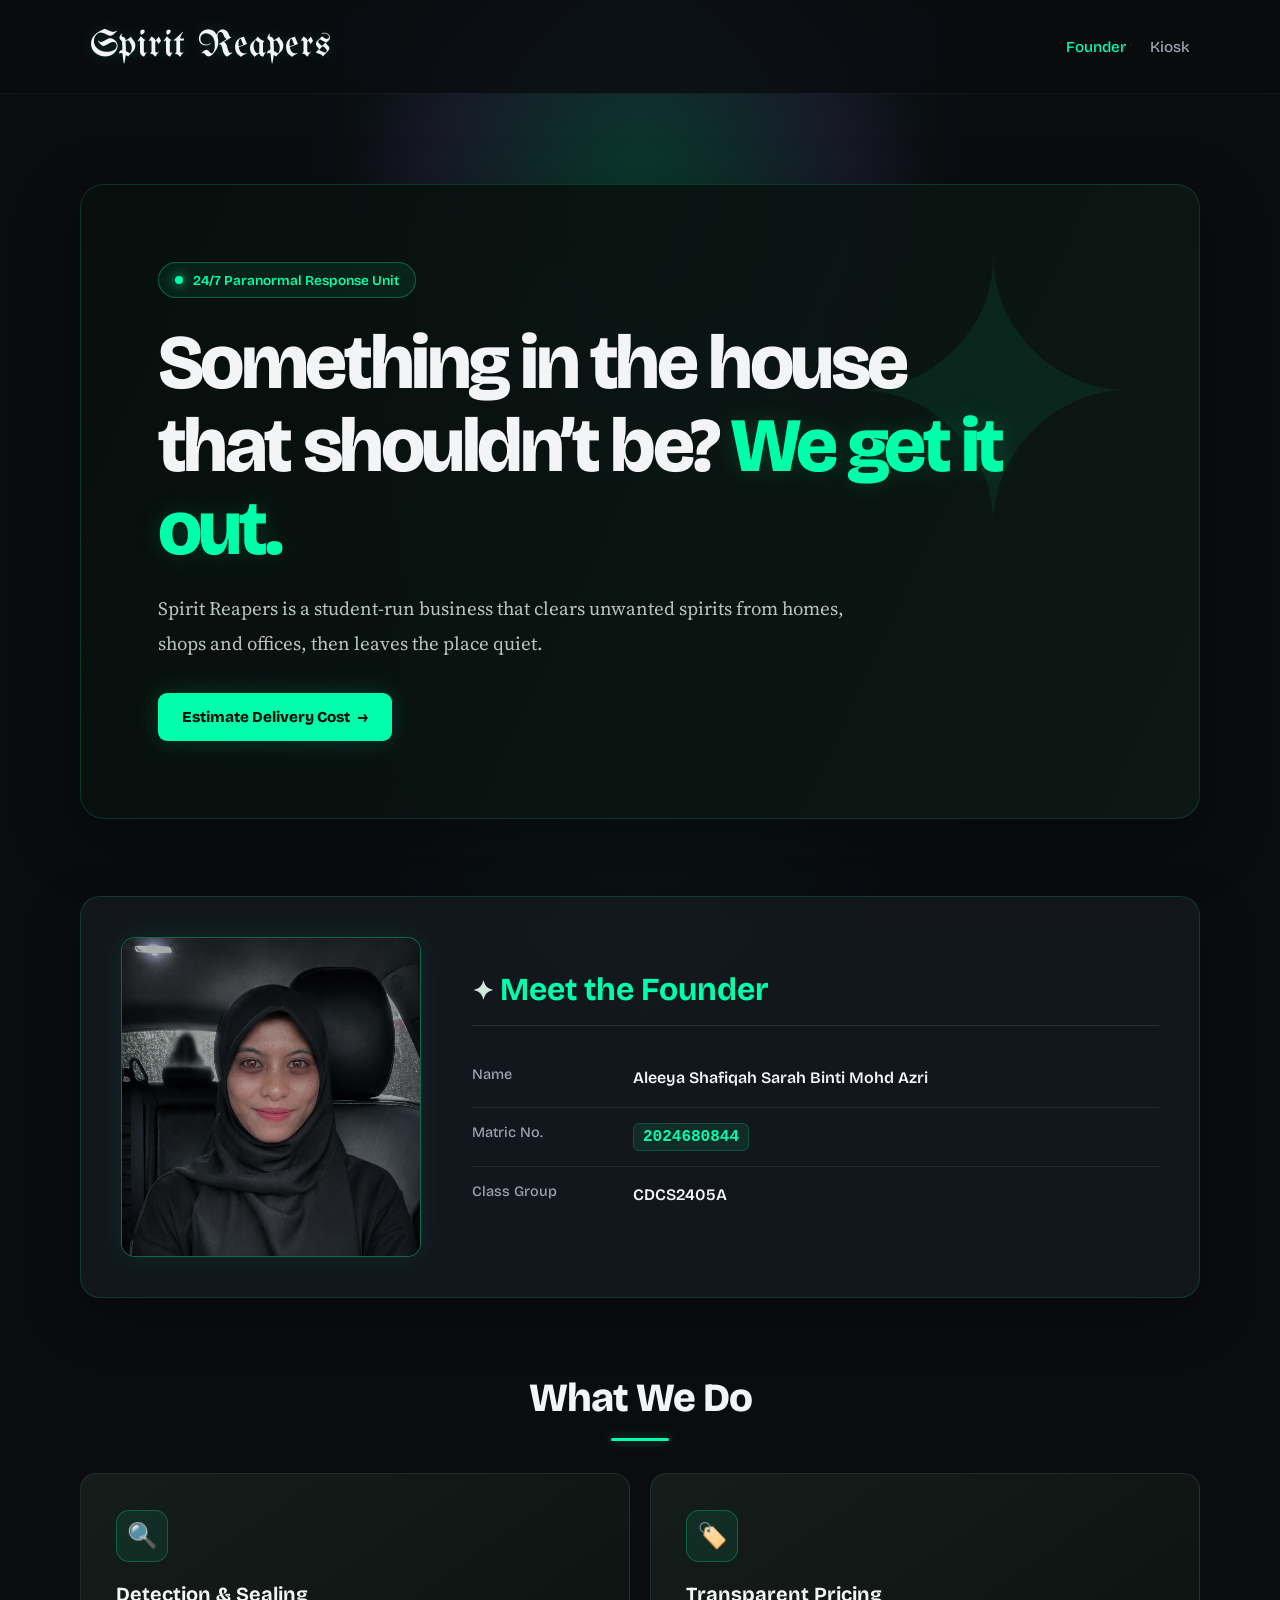
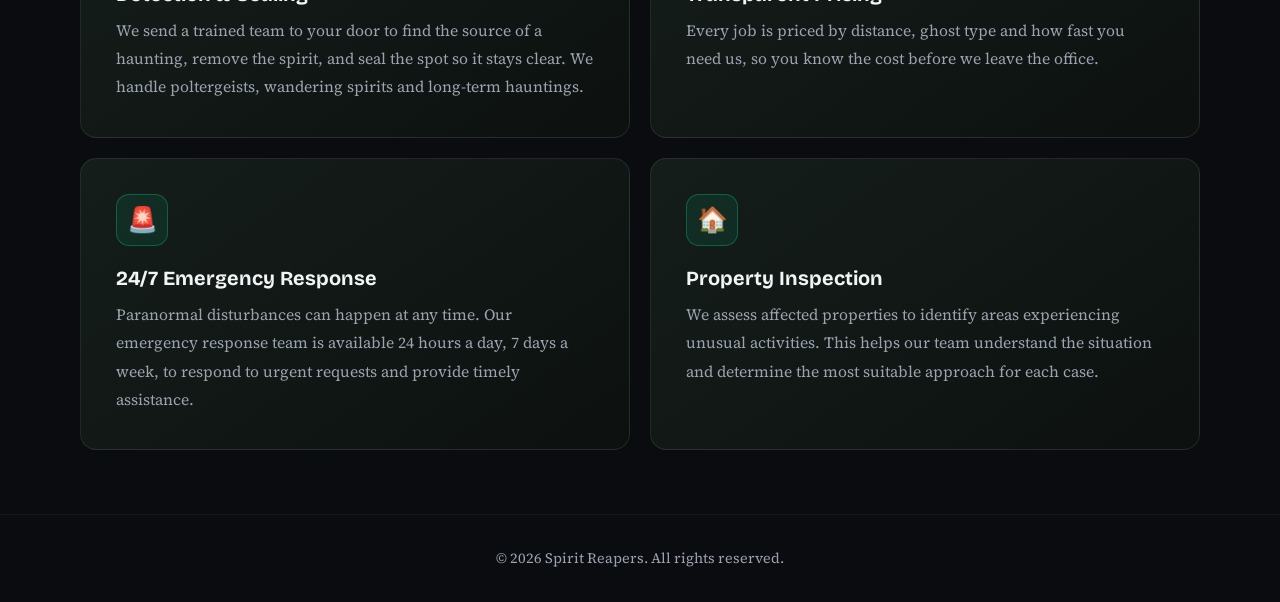
<file: index.html>
<!DOCTYPE html>
<html lang="en">
<head>
  <meta charset="UTF-8">
  <meta name="viewport" content="width=device-width, initial-scale=1">
  <meta name="theme-color" content="#090d0c">
  <title>About Us | Spirit Reapers</title>

  <link rel="preconnect" href="https://fonts.googleapis.com">
  <link rel="preconnect" href="https://fonts.gstatic.com" crossorigin>
  <link href="https://fonts.googleapis.com/css2?family=UnifrakturMaguntia&family=Bricolage+Grotesque:wght@400;500;600;700;800&family=Source+Serif+4:wght@400;600&display=swap" rel="stylesheet">
  <link rel="stylesheet" href="style.css">
</head>

<body>
  <div class="ambient-glow"></div>

  <header class="site-header">
    <a class="brand" href="index.html" aria-label="Spirit Reapers home">
      <span class="brand-name">Spirit Reapers</span>
    </a>

    <nav aria-label="Main">
      <a href="index.html" aria-current="page">Founder</a>
      <a href="form.html">Kiosk</a>
    </nav>
  </header>

  <main class="about">
    
    <section class="intro">
      <div class="badge">
        <span class="badge-dot"></span>
        24/7 Paranormal Response Unit
      </div>

      <h1>
        Something in the house that shouldn’t be?
        <span class="highlight">We get it out.</span>
      </h1>

      <p class="lead">
        Spirit Reapers is a student-run business that clears unwanted spirits
        from homes, shops and offices, then leaves the place quiet.
      </p>

      <a class="btn btn-primary" href="form.html">Estimate Delivery Cost <span aria-hidden="true">→</span></a>
    </section>

    <section class="profile" aria-labelledby="profile-title">
      <div class="profile-img-container">
        <img src="images/founder.png" alt="Profile photo of the business owner" width="200" height="240">
      </div>

      <div class="profile-details">
        <h2 id="profile-title">Meet the Founder</h2>

        <dl class="details-list">
          <div class="detail-item">
            <dt>Name</dt>
            <dd>Aleeya Shafiqah Sarah Binti Mohd Azri</dd>
          </div>

          <div class="detail-item">
            <dt>Matric No.</dt>
            <dd><code>2024680844</code></dd>
          </div>

          <div class="detail-item">
            <dt>Class Group</dt>
            <dd>CDCS2405A</dd>
          </div>
        </dl>
      </div>
    </section>

    <section class="about-biz" aria-labelledby="biz-title">
      <h2 id="biz-title">What We Do</h2>

      <div class="features-grid">
        <article class="feature-card">
          <div class="card-icon" aria-hidden="true">🔍</div>
          <h3>Detection &amp; Sealing</h3>
          <p>
            We send a trained team to your door to find the source of a haunting,
            remove the spirit, and seal the spot so it stays clear. We handle
            poltergeists, wandering spirits and long-term hauntings.
          </p>
        </article>

        <article class="feature-card">
          <div class="card-icon" aria-hidden="true">🏷️</div>
          <h3>Transparent Pricing</h3>
          <p>
            Every job is priced by distance, ghost type and how fast you need us,
            so you know the cost before we leave the office.
          </p>
        </article>

    <article class="feature-card">
      <div class="card-icon">🚨</div>
      <h3>24/7 Emergency Response</h3>
      <p>
        Paranormal disturbances can happen at any time. Our emergency response
        team is available 24 hours a day, 7 days a week, to respond to urgent
        requests and provide timely assistance.
      </p>
    </article>

    <article class="feature-card">
      <div class="card-icon">🏠</div>
      <h3>Property Inspection</h3>
      <p>
        We assess affected properties to identify areas experiencing unusual
        activities. This helps our team understand the situation and determine
        the most suitable approach for each case.
      </p>
    </article>

      </div>
    </section>
  </main>

  <footer class="site-footer">
    <p>© 2026 Spirit Reapers. All rights reserved.</p>
  </footer>
</body>
</html>
</file>
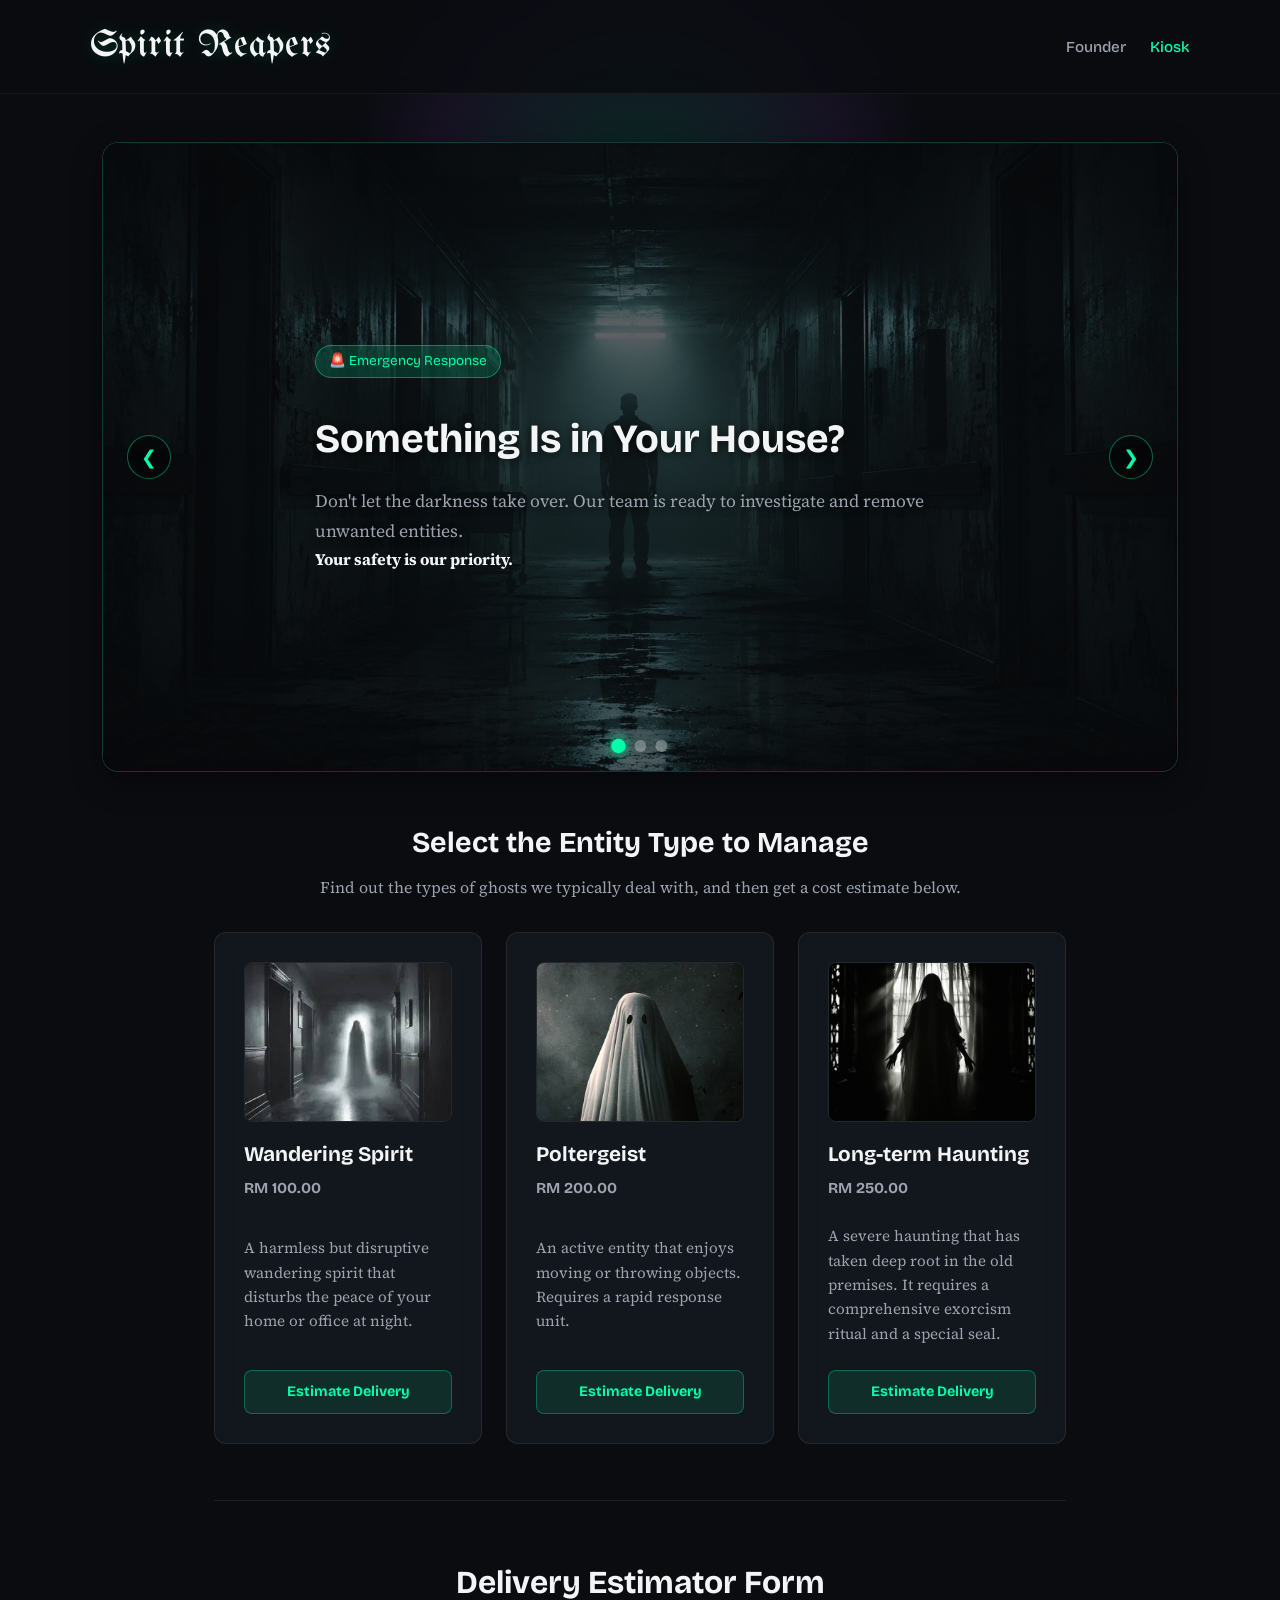
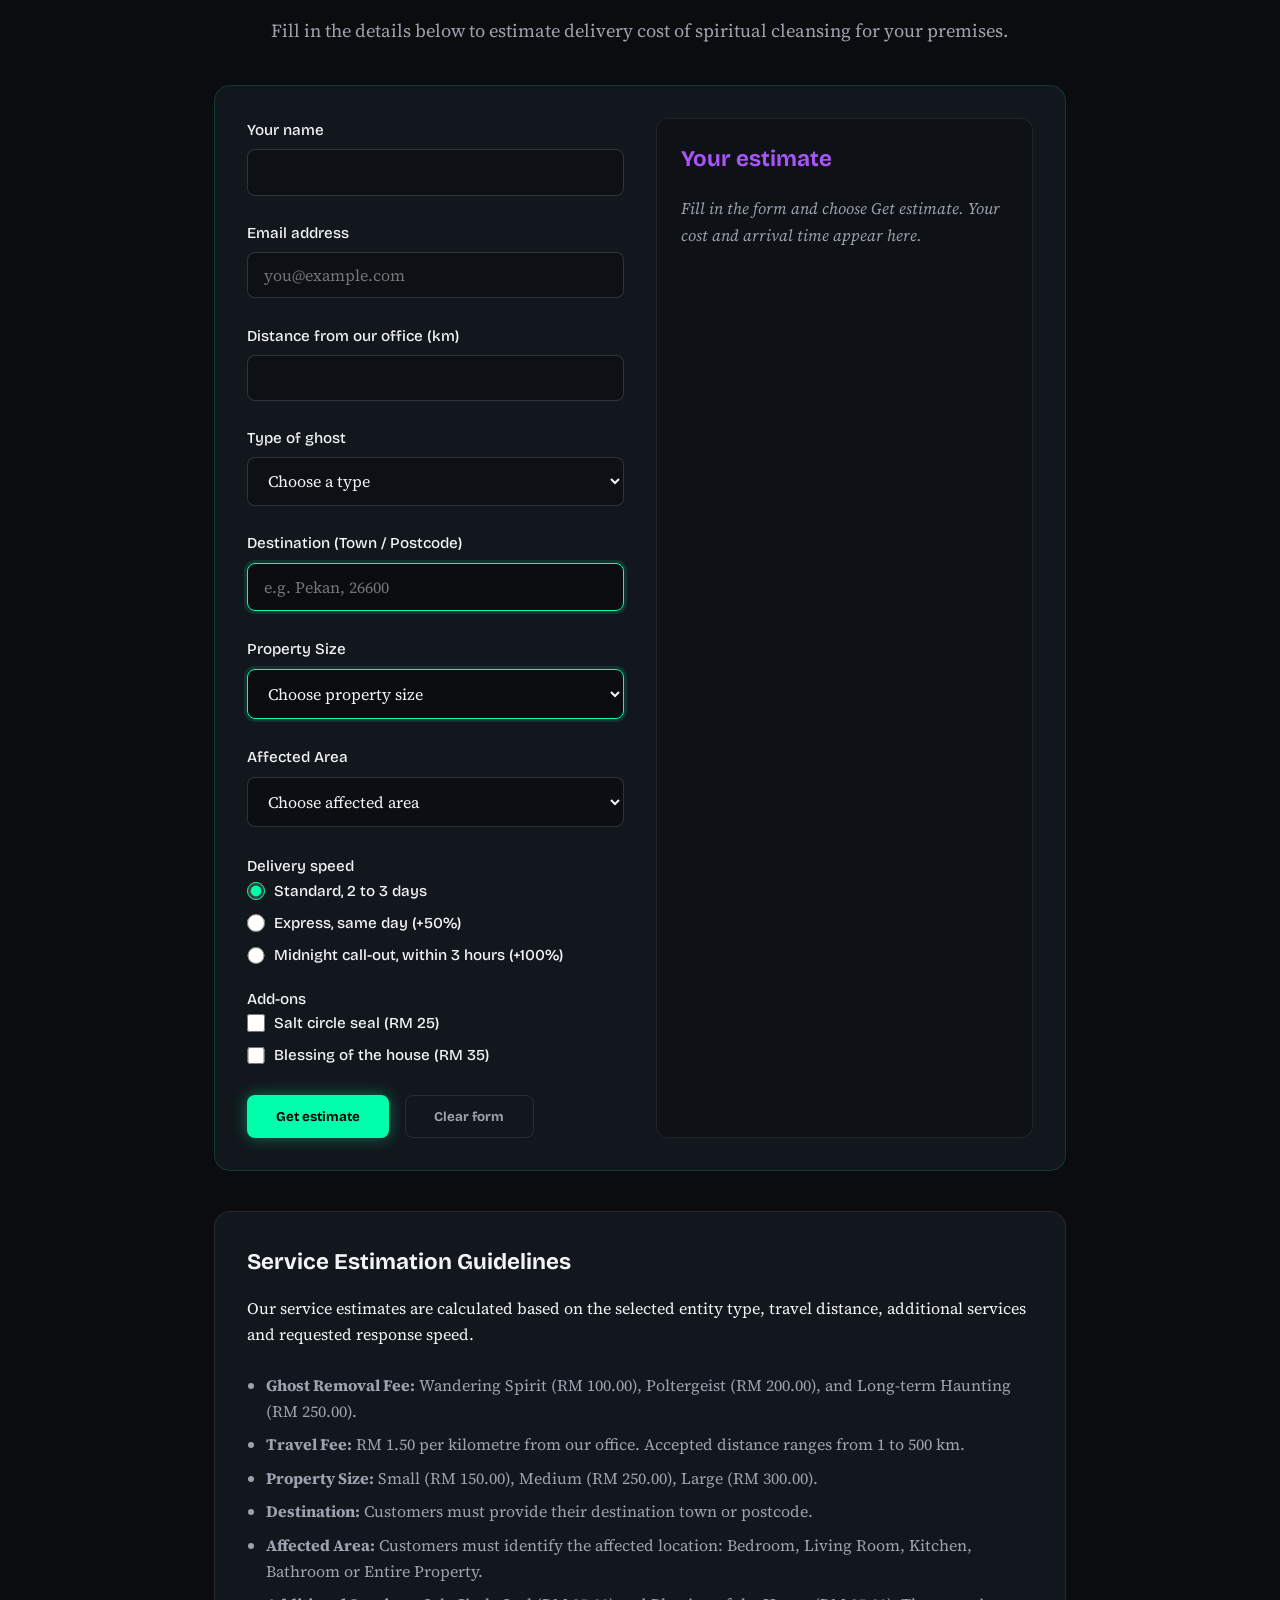
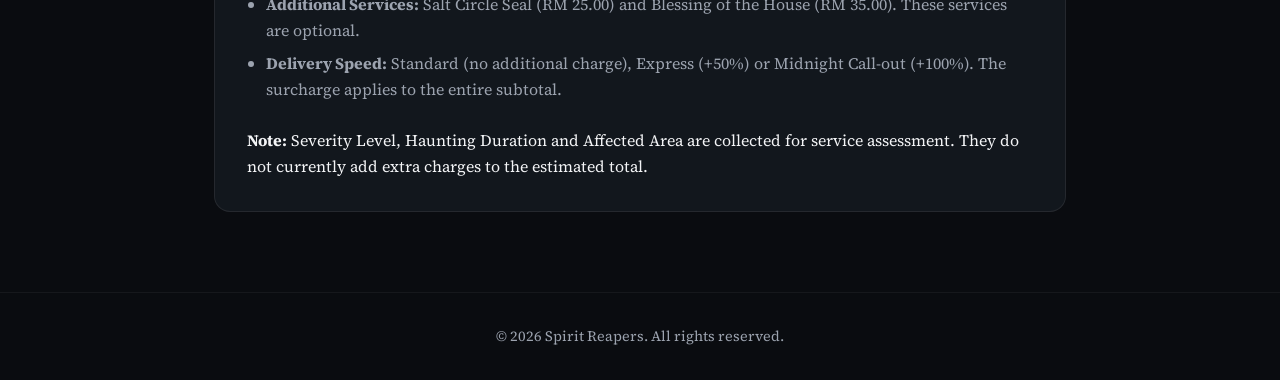
<file: form.html>
<!DOCTYPE html>
<html lang="en">
<head>
  <meta charset="UTF-8">
  <meta name="viewport" content="width=device-width, initial-scale=1">
  <title>Delivery Estimator | Spirit Reapers</title>

  <link rel="preconnect" href="https://fonts.googleapis.com">
  <link rel="preconnect" href="https://fonts.gstatic.com" crossorigin>
  <link href="https://fonts.googleapis.com/css2?family=UnifrakturMaguntia&family=Bricolage+Grotesque:wght@400;500;600;700;800&family=Source+Serif+4:wght@400;600&display=swap" rel="stylesheet">
  <link rel="stylesheet" href="style.css">
</head>

<body>
  <div class="ambient-glow"></div>

  <header class="site-header">
    <a class="brand" href="index.html" aria-label="Spirit Reapers home">
      <span class="brand-name">Spirit Reapers</span>
    </a>
    <nav aria-label="Main">
      <a href="index.html">Founder</a>
      <a href="form.html" aria-current="page">Kiosk</a>
    </nav>
  </header>

  <main class="estimator">
    
    <section class="hero-slider">
      <div class="slider-track" id="sliderTrack">
        <div class="slide active"
          style="background-image: linear-gradient(rgba(10,12,16,0.65), rgba(10,12,16,0.65)), url('images/slide-1.jpeg');">
          <div class="slide-content">
            <span class="badge">🚨 Emergency Response</span>
            <h2>Something Is in Your House?</h2>
            <p>Don't let the darkness take over. Our team is ready to investigate and remove unwanted entities.</p>
            <strong>Your safety is our priority.</strong>
          </div>
        </div>

        <div class="slide"
          style="background-image: linear-gradient(rgba(10,12,16,0.65), rgba(10,12,16,0.65)), url('images/slide-2.jpeg');">
          <div class="slide-content">
            <span class="badge">🛡️ Professional Service</span>
            <h2>We Face What You Fear</h2>
            <p>From wandering spirits to severe hauntings, our specialists are prepared to handle every paranormal situation.</p>
            <strong>Professional Care. Reliable Service.</strong>
          </div>
        </div>

        <div class="slide"
          style="background-image: linear-gradient(rgba(10,12,16,0.65), rgba(10,12,16,0.65)), url('images/slide-3.jpeg');">
          <div class="slide-content">
            <span class="badge">🌙 Available 24/7</span>
            <h2>Fear Doesn't Wait. Neither Do We.</h2>
            <p>Day or night, our emergency response team is ready when paranormal disturbances strike.</p>
            <strong>Available 24 Hours, 7 Days a Week.</strong>
          </div>
        </div>
      </div>

      <button id="prevBtn" class="slider-btn prev-btn" aria-label="Previous slide">&#10094;</button>
      <button id="nextBtn" class="slider-btn next-btn" aria-label="Next slide">&#10095;</button>

      <div class="slider-dots" id="sliderDots">
        <span class="dot active" data-index="0"></span>
        <span class="dot" data-index="1"></span>
        <span class="dot" data-index="2"></span>
      </div>
    </section>

    <section class="ghost-types-section" aria-labelledby="ghost-types-title">
      <h2 id="ghost-types-title">Select the Entity Type to Manage</h2>
      <p class="section-desc">Find out the types of ghosts we typically deal with, and then get a cost estimate below.</p>

      <div class="ghost-cards-grid">
        <div class="ghost-info-card">
          <div class="card-img-container">
            <img src="images/wandering.jpeg" alt="Wandering Spirit" class="ghost-img">
          </div>
          <h3>Wandering Spirit</h3>
          <p class="price-tag">RM 100.00</p>
          <p>A harmless but disruptive wandering spirit that disturbs the peace of your home or office at night.</p>
          <a href="#estimator-form" class="btn btn-secondary select-ghost-btn" data-value="40">Estimate Delivery</a>
        </div>

        <div class="ghost-info-card">
          <div class="card-img-container">
            <img src="images/poltergeist.jpeg" alt="Poltergeist" class="ghost-img">
          </div>
          <h3>Poltergeist</h3>
          <p class="price-tag">RM 200.00</p>
          <p>An active entity that enjoys moving or throwing objects. Requires a rapid response unit.</p>
          <a href="#estimator-form" class="btn btn-secondary select-ghost-btn" data-value="70">Estimate Delivery</a>
        </div>

        <div class="ghost-info-card">
          <div class="card-img-container">
            <img src="images/long-term.jpg" alt="Long-term Haunting" class="ghost-img">
          </div>
          <h3>Long-term Haunting</h3>
          <p class="price-tag">RM 250.00</p>
          <p>A severe haunting that has taken deep root in the old premises. It requires a comprehensive exorcism ritual and a special seal.</p>
          <a href="#estimator-form" class="btn btn-secondary select-ghost-btn" data-value="120">Estimate Delivery</a>
        </div>
      </div>
    </section>

    <hr class="section-divider">

    <div class="estimator-header">
      <h1>Delivery Estimator Form</h1>
      <p class="lead">Fill in the details below to estimate delivery cost of spiritual cleansing for your premises.</p>
    </div>

    <div class="layout">
      <form id="estimator-form" novalidate>
        <div class="field">
          <label for="name">Your name</label>
          <input id="name" name="name" type="text" autocomplete="name">
          <p class="error" id="name-error" role="alert"></p>
        </div>

        <div class="field">
          <label for="email">Email address</label>
          <input id="email" name="email" type="email" autocomplete="email" placeholder="you@example.com">
          <p class="error" id="email-error" role="alert"></p>
        </div>

        <div class="field">
          <label for="distance">Distance from our office (km)</label>
          <input id="distance" name="distance" type="number" min="1" max="500" step="0.1" inputmode="decimal">
          <p class="error" id="distance-error" role="alert"></p>
        </div>

        <div class="field">
          <label for="ghost">Type of ghost</label>
          <select id="ghost" name="ghost">
            <option value="">Choose a type</option>
            <option value="100">Wandering spirit (RM 100)</option>
            <option value="200">Poltergeist (RM 200)</option>
            <option value="250">Long-term haunting (RM 250)</option>
          </select>
          <p class="error" id="ghost-error" role="alert"></p>
        </div>

<div class="field">
  <label for="destination">Destination (Town / Postcode)</label>
  <input
    id="destination"
    name="destination"
    type="text"
    placeholder="e.g. Pekan, 26600"
    required
  >
  <p class="error" id="destination-error" role="alert"></p>
</div>

<div class="field">
  <label for="propertySize">Property Size</label>
  <select id="propertySize" name="propertySize" required>
    <option value="">Choose property size</option>
    <option value="150">Small (RM 150)</option>
    <option value="250">Medium (RM 250)</option>
    <option value="300">Large (RM 300)</option>
  </select>
  <p class="error" id="propertySize-error" role="alert"></p>
</div>

        <div class="field">
          <label for="area">Affected Area</label>
          <select id="area" name="area" required>
            <option value="">Choose affected area</option>
            <option value="Bedroom">Bedroom</option>
            <option value="Living Room">Living Room</option>
            <option value="Kitchen">Kitchen</option>
            <option value="Bathroom">Bathroom</option>
            <option value="Entire Property">Entire Property</option>
          </select>
          <p class="error" id="area-error" role="alert"></p>
        </div>

        <fieldset class="field">
          <legend>Delivery speed</legend>
          <label class="choice"><input type="radio" name="speed" value="standard" checked> Standard, 2 to 3 days</label>
          <label class="choice"><input type="radio" name="speed" value="express"> Express, same day (+50%)</label>
          <label class="choice"><input type="radio" name="speed" value="midnight"> Midnight call-out, within 3 hours (+100%)</label>
        </fieldset>

        <fieldset class="field">
          <legend>Add-ons</legend>
          <label class="choice"><input type="checkbox" name="addon" value="25"> Salt circle seal (RM 25)</label>
          <label class="choice"><input type="checkbox" name="addon" value="35"> Blessing of the house (RM 35)</label>
        </fieldset>

        <div class="actions">
          <button class="btn btn-primary" type="submit">Get estimate</button>
          <button class="btn ghost-btn" type="reset" id="reset-btn">Clear form</button>
        </div>
      </form>

      <aside id="result" class="result" aria-live="polite">
        <h2>Your estimate</h2>
        <p class="empty">Fill in the form and choose Get estimate. Your cost and arrival time appear here.</p>
      </aside>
    </div>

<section class="rules" aria-labelledby="rules-title">
  <h2 id="rules-title">Service Estimation Guidelines</h2>

  <p>
    Our service estimates are calculated based on the selected entity type,
    travel distance, additional services and requested response speed.
  </p><br>

  <ul>
    <li>
      <strong>Ghost Removal Fee:</strong>
      Wandering Spirit (RM 100.00), Poltergeist (RM 200.00),
      and Long-term Haunting (RM 250.00).
    </li>

    <li>
      <strong>Travel Fee:</strong>
      RM 1.50 per kilometre from our office.
      Accepted distance ranges from 1 to 500 km.
    </li>

     <li>
      <strong>Property Size:</strong>
      Small (RM 150.00), Medium (RM 250.00), Large (RM 300.00).
    </li>

    <li>
      <strong>Destination:</strong>
      Customers must provide their destination town or postcode.
    </li>


    <li>
      <strong>Affected Area:</strong>
      Customers must identify the affected location:
      Bedroom, Living Room, Kitchen, Bathroom or Entire Property.
    </li>

    <li>
      <strong>Additional Services:</strong>
      Salt Circle Seal (RM 25.00) and Blessing of the House (RM 35.00).
      These services are optional.
    </li>

    <li>
      <strong>Delivery Speed:</strong>
      Standard (no additional charge), Express (+50%) or
      Midnight Call-out (+100%). The surcharge applies to the entire subtotal.
    </li>
  </ul><br>

  <p class="rules-note">
    <strong>Note:</strong> Severity Level, Haunting Duration and Affected Area
    are collected for service assessment. They do not currently add extra
    charges to the estimated total.
  </p>
</section>
  </main>

  <footer class="site-footer">
    <p>© 2026 Spirit Reapers. All rights reserved.</p>
  </footer>

  <script src="form.js"></script>
</body>
</html>
</file>
<file: style.css>
:root {
  --bg-dark: #0a0c10;
  --bg-card: rgba(22, 27, 34, 0.75);
  --border-color: rgba(0, 255, 170, 0.15);
  --primary-accent: #00ffaa;
  --secondary-accent: #a855f7;
  --text-main: #f3f4f6;
  --text-muted: #9ca3af;
  --font-heading: 'Bricolage Grotesque', sans-serif;
  --font-body: 'Source Serif 4', serif;
}

* {
  box-sizing: border-box;
  margin: 0;
  padding: 0;
}

body {
  background-color: var(--bg-dark);
  color: var(--text-main);
  font-family: var(--font-body);
  line-height: 1.6;
  min-height: 100vh;
  position: relative;
  overflow-x: hidden;
}

.ambient-glow {
  position: absolute;
  top: -100px;
  left: 50%;
  transform: translateX(-50%);
  width: 600px;
  height: 600px;
  background: radial-gradient(circle, rgba(0, 255, 170, 0.12) 0%, rgba(168, 85, 247, 0.08) 50%, rgba(0, 0, 0, 0) 70%);
  z-index: -1;
  pointer-events: none;
}

.site-header {
  display: flex;
  justify-content: space-between;
  align-items: center;
  padding: 1rem clamp(1.25rem, 7vw, 7rem);
  border-bottom: 1px solid rgba(255, 255, 255, 0.05);
  backdrop-filter: blur(10px);
  position: sticky;
  top: 0;
  z-index: 100;
  background: rgba(10, 12, 16, 0.78);
}

.brand {
  display: inline-flex;
  align-items: center;
  gap: 0.7rem;
  text-decoration: none;
  white-space: nowrap;
}

.brand-name {
  font-family: 'UnifrakturMaguntia', cursive;
  font-size: clamp(1.8rem, 3vw, 2.5rem);
  font-weight: 400;
  color: #f3f6f4;
  letter-spacing: 0.02em;
  text-shadow: 0 0 16px rgba(0, 255, 170, 0.2);
  transition: color 0.25s ease, text-shadow 0.25s ease;
}

.brand:hover .brand-name {
  color: var(--primary-accent);
  text-shadow: 0 0 18px rgba(0, 255, 170, 0.45);
}

.site-header nav {
  display: flex;
  align-items: center;
  gap: 1.5rem;
}

.site-header nav a {
  color: var(--text-muted);
  text-decoration: none;
  font-family: var(--font-heading);
  font-size: 0.95rem;
  font-weight: 500;
  transition: color 0.3s ease;
}

.site-header nav a:hover,
.site-header nav a[aria-current="page"] {
  color: var(--primary-accent);
}

@media (max-width: 700px) {
  .site-header {
    padding: 1rem 1.1rem;
    gap: 1rem;
  }

  .site-header nav {
    gap: 0.9rem;
  }

  .site-header nav a {
    font-size: 0.85rem;
  }
}

@media (max-width: 420px) {
  .brand-name {
    font-size: 1.55rem;
  }

  .site-header nav {
    gap: 0.65rem;
  }

  .site-header nav a {
    font-size: 0.78rem;
  }
}

.estimator {
  max-width: 900px;
  margin: 0 auto;
  padding: 3rem 1.5rem;
  display: flex;
  flex-direction: column;
  gap: 2.5rem;
}

.hero-slider {
  position: relative;
  width: 100%;
  min-height: 380px;
  margin-bottom: 0.5rem;
  overflow: hidden;
  border: 1px solid var(--border-color);
  border-radius: 16px;
  background: var(--bg-card);
  box-shadow: 0 10px 30px rgba(0, 0, 0, 0.4);
}

.slider-track {
  display: flex;
  width: 100%;
  height: 100%;
  transition: transform 0.7s ease-in-out;
  }

.slide {
  flex: 0 0 100%;
  width: 100%;
  min-width: 100%;
  min-height: 380px;
  box-sizing: border-box;
  display: flex;
  flex-direction: column;
  align-items: center;
  justify-content: center;
  opacity: 1;
  background-size: cover;
  background-position: center;
  background-repeat: no-repeat;
  padding: 5rem 2rem;
}

.slide.active {
  opacity: 1;
}

.badge {
  display: inline-flex;
  align-items: center;
  gap: 0.5rem;
  background: rgba(0, 255, 170, 0.15);
  border: 1px solid rgba(0, 255, 170, 0.4);
  color: var(--primary-accent);
  padding: 0.3rem 0.8rem;
  border-radius: 50px;
  font-family: var(--font-heading);
  font-size: 0.85rem;
  margin-bottom: 1rem;
}

.slide h2 {
  font-family: var(--font-heading, sans-serif);
  font-size: 2.5rem;
  margin: 0.8rem 0 1rem;
  color: var(--text-main, #f3f4f6);
  text-shadow: 0 2px 10px rgba(0, 0, 0, 0.7);
}

.slide p {
  color: var(--text-muted, #e5e7eb);
  max-width: 650px;
  font-size: 1.1rem;
  text-shadow: 0 2px 8px rgba(0, 0, 0, 0.8);
  line-height: 1.7;
}

.slider-btn {
  position: absolute;
  top: 50%;
  transform: translateY(-50%);
  background: rgba(0, 0, 0, 0.5);
  border: 1px solid rgba(0, 255, 170, 0.4);
  color: var(--primary-accent, #00ffaa);
  width: 44px;
  height: 44px;
  cursor: pointer;
  border-radius: 50%;
  font-size: 1.2rem;
  transition: all 0.3s ease;
  z-index: 10;
  display: flex;
  align-items: center;
  justify-content: center;
}

.slider-btn:hover {
  background: var(--primary-accent, #00ffaa);
  color: #000;
  box-shadow: 0 0 12px var(--primary-accent, #00ffaa);
}

.prev-btn { left: 1.5rem; }
.next-btn { right: 1.5rem; }

.slider-dots {
  position: absolute;
  bottom: 1.2rem;
  left: 50%;
  transform: translateX(-50%);
  display: flex;
  gap: 0.6rem;
  z-index: 10;
}

.dot {
  width: 12px;
  height: 12px;
  background: rgba(255, 255, 255, 0.3);
  border-radius: 50%;
  cursor: pointer;
  transition: all 0.3s;
}

.dot.active {
  background: var(--primary-accent, #00ffaa);
  box-shadow: 0 0 10px var(--primary-accent, #00ffaa);
  transform: scale(1.2);
}

.ghost-types-section {
  text-align: center;
}

.ghost-types-section h2 {
  font-family: var(--font-heading);
  font-size: 1.8rem;
  margin-bottom: 0.5rem;
}

.section-desc {
  color: var(--text-muted);
  margin-bottom: 2rem;
}

.ghost-cards-grid {
  display: grid;
  grid-template-columns: repeat(auto-fit, minmax(260px, 1fr));
  gap: 1.5rem;
  text-align: left;
}

.ghost-info-card {
  background: var(--bg-card);
  border: 1px solid rgba(255, 255, 255, 0.08);
  border-radius: 12px;
  padding: 1.8rem;
  display: flex;
  flex-direction: column;
  justify-content: space-between;
  transition: transform 0.3s ease, border-color 0.3s ease;
  backdrop-filter: blur(12px);
}

.ghost-info-card:hover {
  transform: translateY(-5px);
  border-color: var(--primary-accent);
}

.card-img-container {
  width: 100%;
  height: 160px;
  overflow: hidden;
  border-radius: 8px;
  margin-bottom: 1rem;
  border: 1px solid rgba(255, 255, 255, 0.08);
}

.ghost-img {
  width: 100%;
  height: 100%;
  object-fit: cover;
  transition: transform 0.4s ease;
}

.ghost-info-card:hover .ghost-img {
  transform: scale(1.08);
}

.ghost-info-card h3 {
  font-family: var(--font-heading);
  font-size: 1.3rem;
  margin-bottom: 0.3rem;
}

.price-tag {
  color: var(--primary-accent);
  font-weight: 700;
  font-family: var(--font-heading);
  margin-bottom: 0.8rem;
}

.ghost-info-card p {
  color: var(--text-muted);
  font-size: 0.95rem;
  margin-bottom: 1.5rem;
  flex-grow: 1;
}

.btn {
  display: inline-block;
  padding: 0.8rem 1.8rem;
  border-radius: 8px;
  font-family: var(--font-heading);
  font-weight: 700;
  text-decoration: none;
  transition: all 0.3s ease;
  cursor: pointer;
  border: none;
}

.btn-primary {
  background: var(--primary-accent);
  color: #000;
  box-shadow: 0 0 15px rgba(0, 255, 170, 0.4);
}

.btn-primary:hover {
  transform: translateY(-2px);
  box-shadow: 0 0 25px rgba(0, 255, 170, 0.7);
  background: #33ffbb;
}

.btn-secondary {
  background: rgba(0, 255, 170, 0.1);
  color: var(--primary-accent);
  border: 1px solid rgba(0, 255, 170, 0.3);
  text-align: center;
  padding: 0.6rem 1rem;
  border-radius: 8px;
  font-size: 0.9rem;
}

.btn-secondary:hover {
  background: var(--primary-accent);
  color: #000;
}

.ghost-btn {
  background: transparent;
  color: var(--text-muted);
  border: 1px solid rgba(255, 255, 255, 0.1);
}

.ghost-btn:hover {
  color: var(--text-main);
  border-color: var(--text-main);
}

.section-divider {
  border: 0;
  height: 1px;
  background: rgba(255, 255, 255, 0.08);
  margin: 1rem 0;
}

.estimator-header {
  text-align: center;
}

.estimator-header h1 {
  font-family: var(--font-heading);
  font-size: 2rem;
  margin-bottom: 0.5rem;
}

.lead {
  font-size: 1.15rem;
  color: var(--text-muted);
}

.layout {
  display: grid;
  grid-template-columns: 1fr 1fr;
  gap: 2rem;
  background: var(--bg-card);
  border: 1px solid var(--border-color);
  border-radius: 16px;
  padding: 2rem;
  backdrop-filter: blur(12px);
}

@media (max-width: 768px) {
  .layout {
    grid-template-columns: 1fr;
  }
}

form {
  display: flex;
  flex-direction: column;
  gap: 1.2rem;
}

.field {
  display: flex;
  flex-direction: column;
  gap: 0.4rem;
}

.field label, fieldset legend {
  font-family: var(--font-heading);
  font-size: 0.95rem;
  font-weight: 500;
  color: var(--text-main);
}

input[type="text"],
input[type="email"],
input[type="number"],
select {
  background: rgba(10, 12, 16, 0.6);
  border: 1px solid rgba(255, 255, 255, 0.15);
  border-radius: 8px;
  padding: 0.7rem 1rem;
  color: var(--text-main);
  font-family: var(--font-body);
  font-size: 1rem;
}

input:focus, select:focus {
  outline: none;
  border-color: var(--primary-accent);
  box-shadow: 0 0 8px rgba(0, 255, 170, 0.3);
}

fieldset.field {
  border: none;
  padding: 0;
  display: flex;
  flex-direction: column;
  gap: 0.5rem;
}

.choice {
  display: flex;
  align-items: center;
  gap: 0.6rem;
  font-size: 0.95rem;
  color: var(--text-muted);
  cursor: pointer;
}

.choice input {
  accent-color: var(--primary-accent);
  width: 1.1rem;
  height: 1.1rem;
}

.actions {
  display: flex;
  gap: 1rem;
  margin-top: 0.5rem;
}

.error {
  color: #ff5555;
  font-size: 0.85rem;
}

.result {
  background: rgba(10, 12, 16, 0.5);
  border: 1px solid rgba(255, 255, 255, 0.08);
  border-radius: 12px;
  padding: 1.5rem;
  display: flex;
  flex-direction: column;
  justify-content: center;
}

.result h2 {
  font-family: var(--font-heading);
  font-size: 1.3rem;
  margin-bottom: 1rem;
  color: var(--secondary-accent);
}

.result .empty {
  color: var(--text-muted);
  font-style: italic;
}

.rules {
  background: var(--bg-card);
  border: 1px solid rgba(255, 255, 255, 0.08);
  border-radius: 16px;
  padding: 2rem;
}

.rules h2 {
  font-family: var(--font-heading);
  font-size: 1.4rem;
  margin-bottom: 1rem;
}

.rules ul {
  padding-left: 1.2rem;
  color: var(--text-muted);
  display: flex;
  flex-direction: column;
  gap: 0.5rem;
}

.site-footer {
  text-align: center;
  padding: 2rem;
  border-top: 1px solid rgba(255, 255, 255, 0.05);
  color: var(--text-muted);
  font-size: 0.9rem;
  margin-top: 2rem;
}

.profile {
  background: var(--bg-card, rgba(22, 27, 34, 0.75));
  border: 1px solid var(--border-color, rgba(0, 255, 170, 0.15));
  border-radius: 16px;
  padding: 2rem;
  display: flex;
  align-items: center;
  gap: 2rem;
  backdrop-filter: blur(12px);
  box-shadow: 0 10px 30px rgba(0,0,0,0.5);
  margin-bottom: 2rem;
}

.profile img {
  border-radius: 12px;
  object-fit: cover;
  display: block;
  border: 2px solid var(--secondary-accent, #a855f7);
}

.profile-details h2 {
  font-family: var(--font-heading, sans-serif);
  color: var(--secondary-accent, #a855f7);
  font-size: 1.5rem;
  margin-bottom: 1rem;
  border-bottom: 1px solid rgba(255,255,255,0.1);
  padding-bottom: 0.5rem;
}

.details-list {
  display: grid;
  gap: 0.8rem;
}

.detail-item {
  display: flex;
  justify-content: space-between;
  align-items: center;
  border-bottom: 1px dashed rgba(255,255,255,0.08);
  padding-bottom: 0.4rem;
}

.detail-item dt {
  color: var(--text-muted, #9ca3af);
  font-size: 0.9rem;
}

.detail-item dd {
  font-weight: 600;
  color: var(--text-main, #f3f4f6);
}

code {
  background: rgba(168, 85, 247, 0.15);
  color: #d8b4fe;
  padding: 0.2rem 0.5rem;
  border-radius: 4px;
  font-family: monospace;
}

.about-biz h2 {
  font-family: var(--font-heading, sans-serif);
  font-size: 1.8rem;
  margin-bottom: 1.5rem;
  text-align: center;
}

.features-grid {
  display: grid;
  grid-template-columns: repeat(auto-fit, minmax(280px, 1fr));
  gap: 1.5rem;
}

.feature-card {
  background: var(--bg-card, rgba(22, 27, 34, 0.75));
  border: 1px solid rgba(255, 255, 255, 0.08);
  border-radius: 12px;
  padding: 1.8rem;
  transition: transform 0.3s ease, border-color 0.3s ease;
  backdrop-filter: blur(12px);
}

.feature-card:hover {
  transform: translateY(-5px);
  border-color: var(--primary-accent, #00ffaa);
}

.card-icon {
  font-size: 2rem;
  margin-bottom: 1rem;
}

.feature-card h3 {
  font-family: var(--font-heading, sans-serif);
  font-size: 1.2rem;
  margin-bottom: 0.5rem;
  color: var(--text-main, #f3f4f6);
}

.feature-card p {
  color: var(--text-muted, #9ca3af);
  font-size: 0.95rem;
}

@media (max-width: 650px) {
  .hero-slider,
  .slide {
    min-height: 320px;
  }

  .slide {
    padding: 3.5rem 1.5rem;
  }

  .slide h2 {
    font-size: 1.8rem;
  }

  .slide p {
    font-size: 1rem;
  }

  .prev-btn { left: 0.75rem; }
  .next-btn { right: 0.75rem; }
}

@media (max-width: 650px) {
  .profile {
    flex-direction: column;
    text-align: center;
  }
  .detail-item {
    flex-direction: column;
    gap: 0.2rem;
  }
}

.estimator > .hero-slider,
.estimator .hero-slider {
  width: min(84vw, 1600px);
  max-width: none;
  height: 630px;
  min-height: 630px;

  margin-left: calc(50% - 42vw);
  margin-right: calc(50% - 42vw);

  position: relative;
  left: auto;
  transform: none;
  align-self: auto;
  overflow: hidden;
}

.estimator .hero-slider .slider-track {
  display: flex;
  width: 100%;
  height: 100%;
}

.estimator .hero-slider .slide {
  flex: 0 0 100%;
  width: 100%;
  min-width: 100%;
  height: 630px;
  min-height: 630px;
  background-size: cover;
  background-position: center;
}

@media (max-width: 900px) {
  .estimator > .hero-slider,
  .estimator .hero-slider {
    width: 92vw;
    margin-left: calc(50% - 46vw);
    margin-right: calc(50% - 46vw);
    height: 500px;
    min-height: 500px;
  }

  .estimator .hero-slider .slide {
    height: 500px;
    min-height: 500px;
  }
}

@media (max-width: 650px) {
  .estimator > .hero-slider,
  .estimator .hero-slider {
    width: 94vw;
    margin-left: calc(50% - 47vw);
    margin-right: calc(50% - 47vw);
    height: 420px;
    min-height: 420px;
  }

  .estimator .hero-slider .slide {
    height: 420px;
    min-height: 420px;
    padding: 3.5rem 1.5rem;
  }

  .estimator .hero-slider .slide h2 {
    font-size: 1.8rem;
  }

  .estimator .hero-slider .slide p {
    font-size: 1rem;
  }
}

body:has(.about) {
  background:
    radial-gradient(ellipse at 50% 5%, rgba(0, 255, 170, 0.075), transparent 38%),
    var(--bg-dark);
}

.about {
  width: min(1120px, calc(100% - 40px));
  margin: 0 auto;
  padding: clamp(3rem, 7vw, 6rem) 0 4rem;
  display: flex;
  flex-direction: column;
  gap: clamp(3rem, 6vw, 5rem);
}

.about .intro {
  position: relative;
  isolation: isolate;
  overflow: hidden;
  padding: clamp(2rem, 6vw, 5rem);
  border: 1px solid var(--border-color);
  border-radius: 24px;
  background: linear-gradient(115deg, rgba(8, 15, 13, 0.97), rgba(13, 25, 21, 0.88));
  box-shadow: 0 22px 65px rgba(0, 0, 0, 0.35);
}

.about .intro::after {
  content: "✦";
  position: absolute;
  z-index: -1;
  right: 5%;
  top: 5%;
  color: rgba(0, 255, 170, 0.07);
  font-size: clamp(12rem, 28vw, 24rem);
  line-height: 1;
  pointer-events: none;
}

.about .intro .badge {
  width: fit-content;
  display: inline-flex;
  align-items: center;
  gap: 0.65rem;
  margin-bottom: 1.5rem;
  padding: 0.55rem 1rem;
  color: var(--primary-accent);
  background: rgba(0, 255, 170, 0.08);
  border: 1px solid rgba(0, 255, 170, 0.3);
  border-radius: 999px;
  font: 600 0.85rem var(--font-heading);
}

.about .badge-dot {
  width: 8px;
  height: 8px;
  border-radius: 50%;
  background: var(--primary-accent);
  box-shadow: 0 0 12px var(--primary-accent);
}

.about .intro h1 {
  max-width: 850px;
  margin: 0 0 1.25rem;
  font: 800 clamp(2.4rem, 6vw, 4.8rem)/1.08 var(--font-heading);
  letter-spacing: -0.045em;
  color: var(--text-main);
}

.about .intro h1 .highlight {
  color: var(--primary-accent);
  text-shadow: 0 0 24px rgba(0, 255, 170, 0.16);
}

.about .intro .lead {
  max-width: 690px;
  margin: 0 0 2rem;
  color: #bac5bf;
  font: 400 clamp(1rem, 1.7vw, 1.18rem)/1.85 var(--font-body);
}

.about .intro .btn {
  display: inline-flex;
  align-items: center;
  justify-content: center;
  gap: 0.5rem;
  min-height: 48px;
  padding: 0.85rem 1.5rem;
  border-radius: 9px;
  background: var(--primary-accent);
  color: #06110d;
  font: 800 0.95rem var(--font-heading);
  text-decoration: none;
  box-shadow: 0 0 24px rgba(0, 255, 170, 0.17);
  transition: transform 0.25s ease, box-shadow 0.25s ease;
}

.about .intro .btn:hover {
  transform: translateY(-3px);
  box-shadow: 0 0 32px rgba(0, 255, 170, 0.3);
}

.about .profile {
  display: grid;
  grid-template-columns: minmax(220px, 300px) 1fr;
  align-items: center;
  gap: clamp(1.5rem, 4vw, 3.5rem);
  padding: clamp(1.25rem, 4vw, 2.5rem);
  margin: 0;
  background: var(--bg-card);
  border: 1px solid var(--border-color);
  border-radius: 20px;
  box-shadow: 0 18px 55px rgba(0, 0, 0, 0.25);
}

.about .profile-img-container {
  width: 100%;
  height: 320px;
  overflow: hidden;
  border-radius: 14px;
  border: 1px solid rgba(0, 255, 170, 0.35);
  background: #111a17;
  box-shadow: 0 0 28px rgba(0, 255, 170, 0.08);
}

.about .profile-img-container img {
  display: block;
  width: 100%;
  height: 100%;
  object-fit: cover;
  object-position: center 25%;
  border: 0;
  border-radius: 0;
}

.about .profile-details h2 {
  margin: 0 0 1.5rem;
  padding: 0 0 1rem;
  color: var(--primary-accent);
  border-bottom: 1px solid rgba(255, 255, 255, 0.1);
  font: 700 clamp(1.5rem, 3vw, 2rem) var(--font-heading);
}

.about .profile-details h2::before {
  content: "✦ ";
  color: #d4e7de;
  font-size: 0.8em;
}

.about .details-list {
  display: grid;
  gap: 0;
}

.about .detail-item {
  display: grid;
  grid-template-columns: minmax(105px, 145px) 1fr;
  align-items: start;
  gap: 1rem;
  padding: 1rem 0;
  border-bottom: 1px solid rgba(255, 255, 255, 0.075);
}

.about .detail-item:last-child {
  border-bottom: 0;
}

.about .detail-item dt {
  color: var(--text-muted);
  font: 500 0.9rem var(--font-heading);
}

.about .detail-item dd {
  color: var(--text-main);
  font: 600 1rem/1.55 var(--font-heading);
  overflow-wrap: anywhere;
}

.about .detail-item code {
  color: var(--primary-accent);
  background: rgba(0, 255, 170, 0.09);
  border: 1px solid rgba(0, 255, 170, 0.18);
  border-radius: 6px;
  padding: 0.25rem 0.55rem;
}

.about .about-biz {
  text-align: center;
}

.about .about-biz h2 {
  margin-bottom: 0.65rem;
  color: var(--text-main);
  font: 800 clamp(1.8rem, 4vw, 2.5rem) var(--font-heading);
  letter-spacing: -0.025em;
}

.about .about-biz h2::after {
  content: "";
  display: block;
  width: 58px;
  height: 3px;
  margin: 1rem auto 2rem;
  border-radius: 5px;
  background: var(--primary-accent);
  box-shadow: 0 0 12px rgba(0, 255, 170, 0.4);
}

.about .features-grid {
  display: grid;
  grid-template-columns: repeat(2, minmax(0, 1fr));
  gap: 1.25rem;
  text-align: left;
}

.about .feature-card {
  min-height: 230px;
  padding: clamp(1.5rem, 3vw, 2.2rem);
  background: linear-gradient(145deg, rgba(22, 31, 28, 0.95), rgba(13, 18, 17, 0.95));
  border: 1px solid rgba(255, 255, 255, 0.09);
  border-radius: 16px;
  transition: transform 0.25s ease, border-color 0.25s ease, box-shadow 0.25s ease;
}

.about .feature-card:hover {
  transform: translateY(-6px);
  border-color: rgba(0, 255, 170, 0.45);
  box-shadow: 0 15px 35px rgba(0, 0, 0, 0.25), 0 0 20px rgba(0, 255, 170, 0.06);
}

.about .card-icon {
  display: grid;
  place-items: center;
  width: 52px;
  height: 52px;
  margin-bottom: 1.25rem;
  border: 1px solid rgba(0, 255, 170, 0.25);
  border-radius: 13px;
  background: rgba(0, 255, 170, 0.08);
  font-size: 1.55rem;
}

.about .feature-card h3 {
  margin-bottom: 0.7rem;
  color: var(--text-main);
  font: 700 1.25rem var(--font-heading);
}

.about .feature-card p {
  color: var(--text-muted);
  font: 400 0.98rem/1.8 var(--font-body);
}

.about ~ .site-footer {
  margin-top: 0;
}

@media (max-width: 700px) {
  .about {
    width: min(100% - 28px, 560px);
    padding-top: 2rem;
    gap: 2.5rem;
  }

  .about .intro {
    padding: 2rem 1.4rem;
    border-radius: 18px;
  }

  .about .profile {
    grid-template-columns: 1fr;
    gap: 1.5rem;
  }

  .about .profile-img-container {
    width: min(100%, 300px);
    height: 300px;
    margin: 0 auto;
  }

  .about .features-grid {
    grid-template-columns: 1fr;
  }

  .about .feature-card {
    min-height: auto;
  }
}

@media (max-width: 480px) {
  .brand-name {
    font-size: 1.8rem;
  }

  .about .detail-item {
    grid-template-columns: 1fr;
    gap: 0.35rem;
  }
}

.result {
    display: flex;
    flex-direction: column;
    justify-content: flex-start;
    align-items: stretch;
    gap: 12px;
    padding: 24px;
    line-height: 1.7;
}

.result h2 {
    font-family: var(--font-heading);
    font-size: 1.4rem;
    margin: 0 0 8px;
    line-height: 1.4;
}

.result h3 {
    font-family: var(--font-heading);
    font-size: 1.08rem;
    font-weight: 700;
    margin: 14px 0 5px;
    color: var(--text-main);
    line-height: 1.5;
}

.result p {
    margin: 0 0 5px;
    line-height: 1.7;
}

.result ul {
    display: flex;
    flex-direction: column;
    gap: 6px;
    padding-left: 20px;
    margin: 0 0 8px;
}

.result li {
    padding-left: 2px;
    margin: 0;
    line-height: 1.65;
    overflow-wrap: anywhere;
}

.result .total,
.result strong {
    line-height: 1.6;
}

@media (max-width: 768px) {
    .result {
        padding: 20px;
        gap: 10px;
    }

    .result ul {
        gap: 8px;
    }
}

#destination,
#propertySize,
#area {
  width: 100%;
  min-height: 48px;
  background-color: rgba(10, 12, 16, 0.75);
  border: 1px solid rgba(255, 255, 255, 0.15);
  border-radius: 8px;
  padding: 0.75rem 1rem;
  color: var(--text-main);
  font-family: var(--font-body);
  font-size: 1rem;
  cursor: pointer;
  transition: border-color 0.25s ease, box-shadow 0.25s ease,
              background-color 0.25s ease;
}

#destination,
#propertySize,
#area:hover {
  border-color: rgba(0, 255, 170, 0.45);
}

#destination,
#propertySize,
#area:focus {
  outline: none;
  border-color: var(--primary-accent);
  box-shadow: 0 0 0 3px rgba(0, 255, 170, 0.12);
  background-color: rgba(10, 12, 16, 0.95);
}

#area option {
  background: #11161c;
  color: var(--text-main);
}

#destination,
#propertySize,
#estimator-form #area {
  margin-top: 0.1rem;
}

#area-error {
  min-height: 0;
  margin-top: 0.1rem;
  color: #ff6b6b;
  font-family: var(--font-heading);
  font-size: 0.82rem;
  line-height: 1.4;
}

@media (max-width: 650px) {
    #area {
    min-height: 46px;
    font-size: 0.95rem;
  }
}

.result .total {
    font-size: 32px;
    font-weight: 800;
    color: #00ffb3;
    margin-top: 12px;
    margin-bottom: 15px;
    letter-spacing: 0.5px;
    text-shadow: 0 0 12px rgba(0, 255, 179, 0.25);
}
</file>
